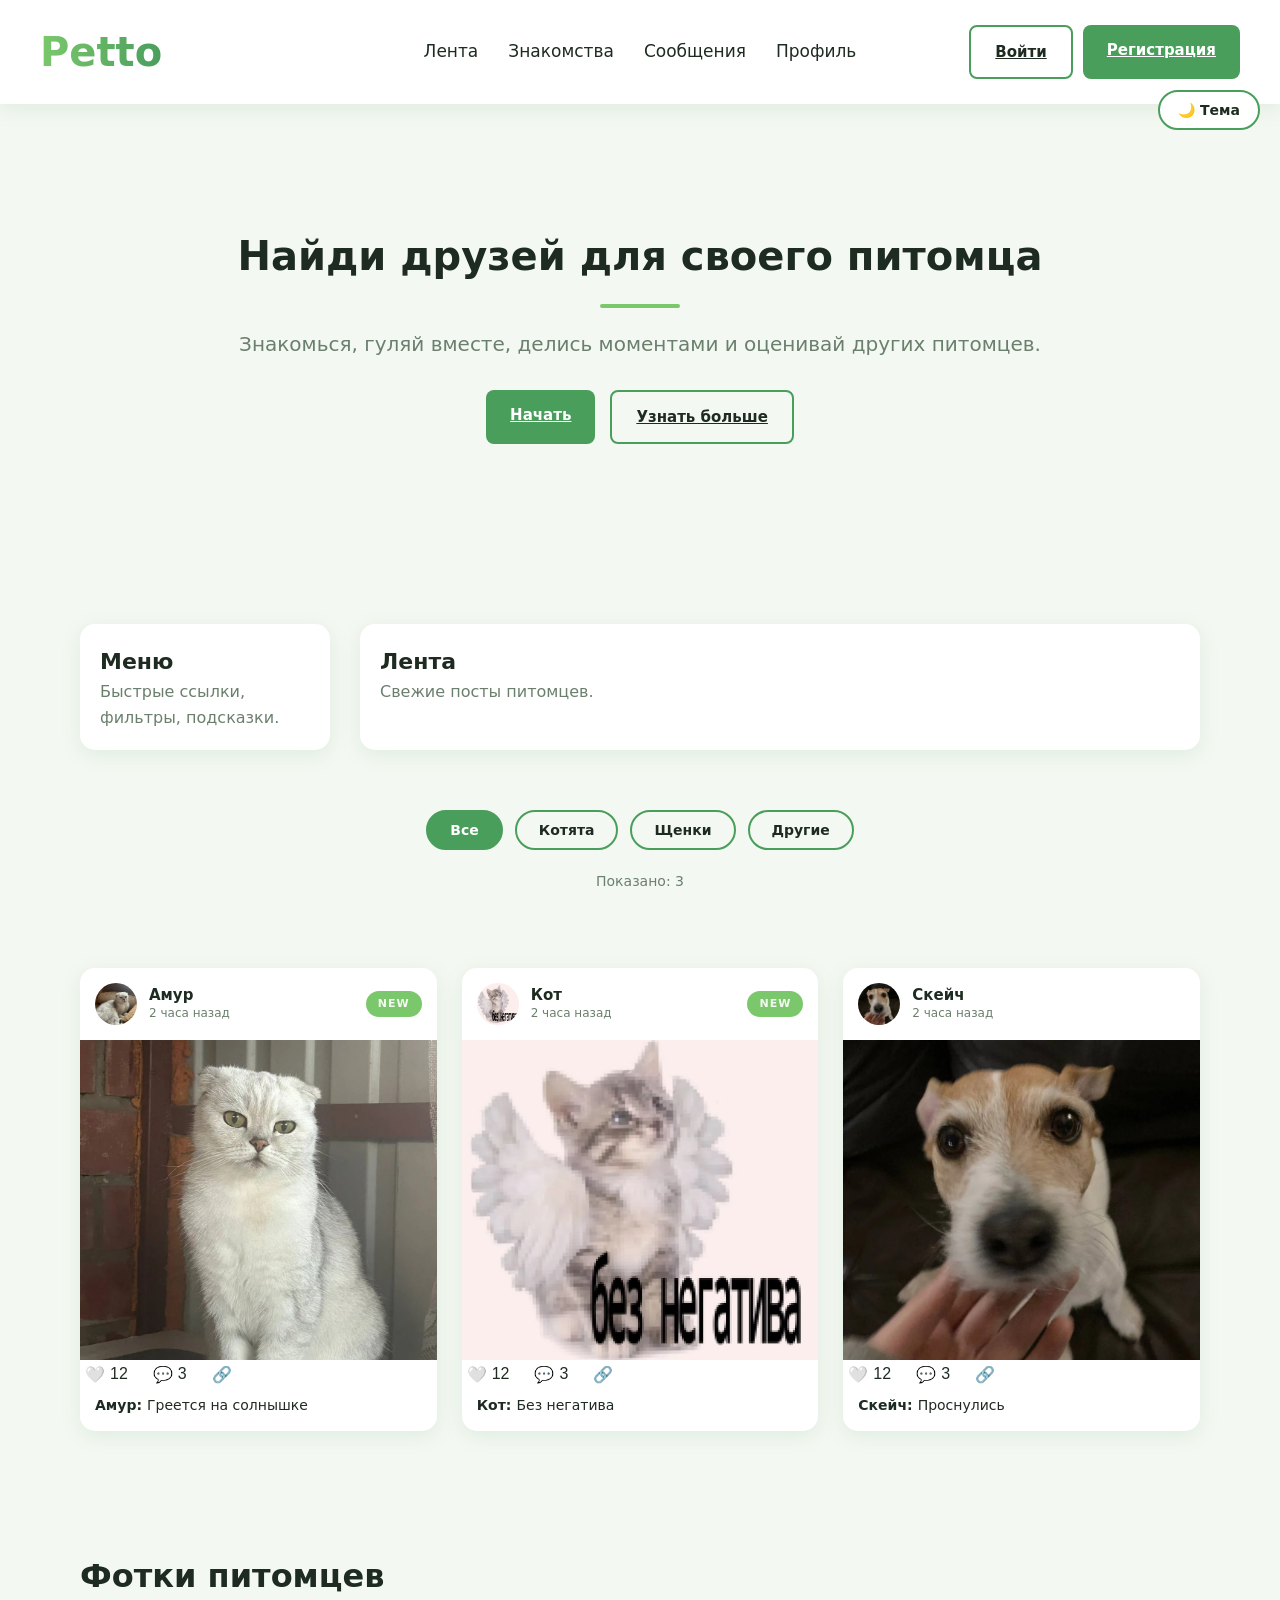
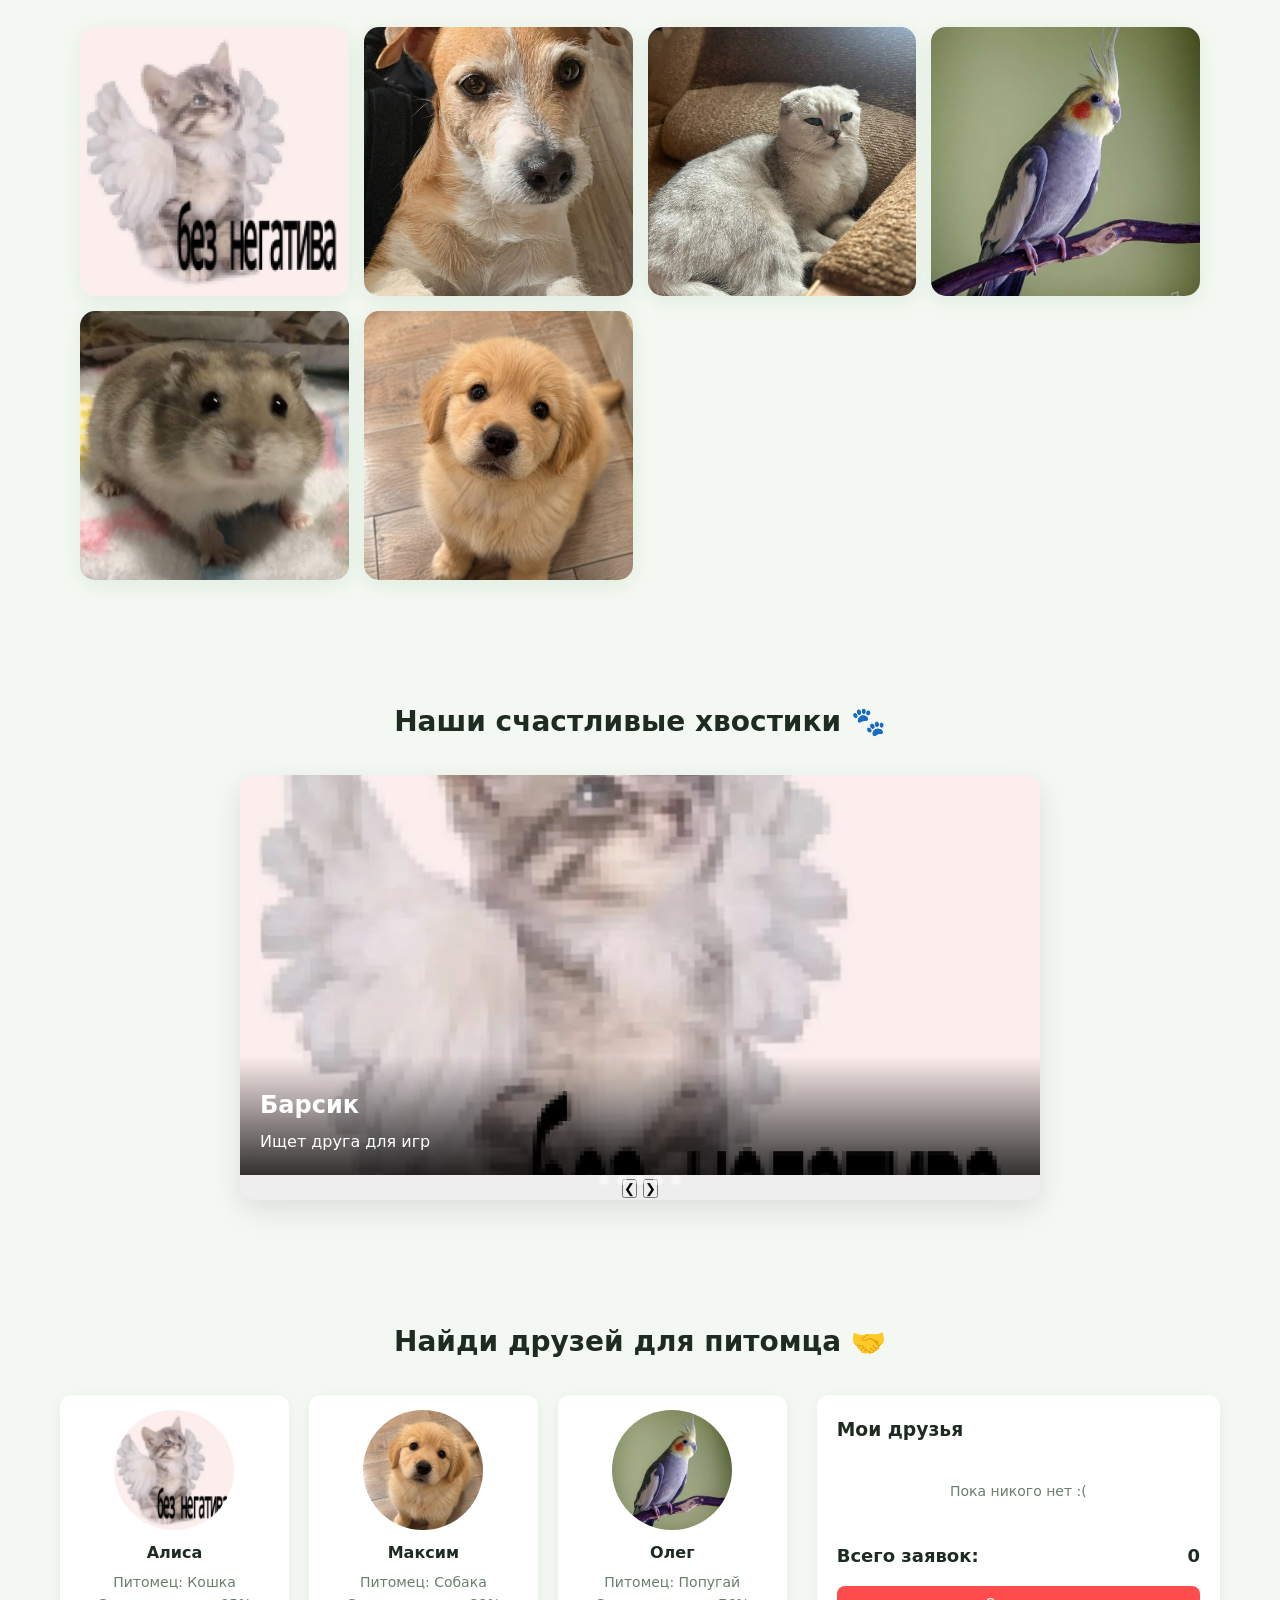
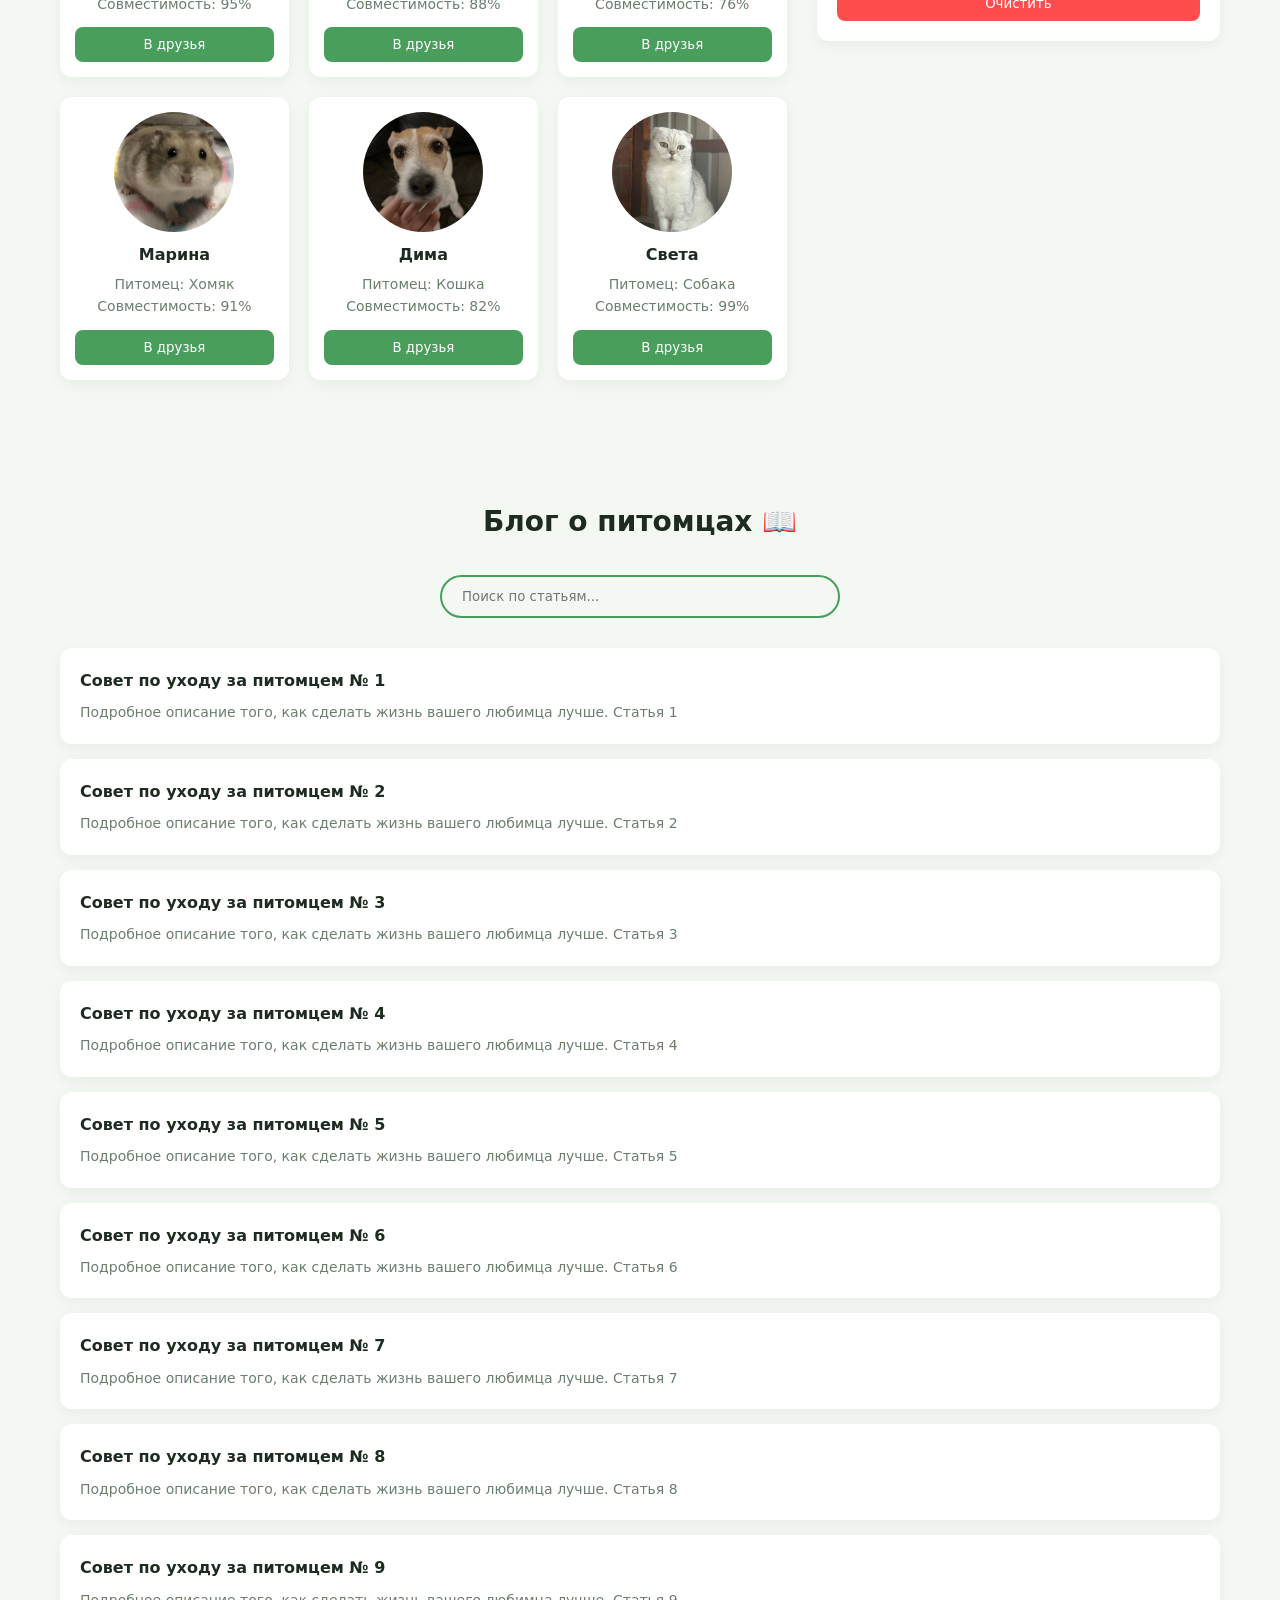
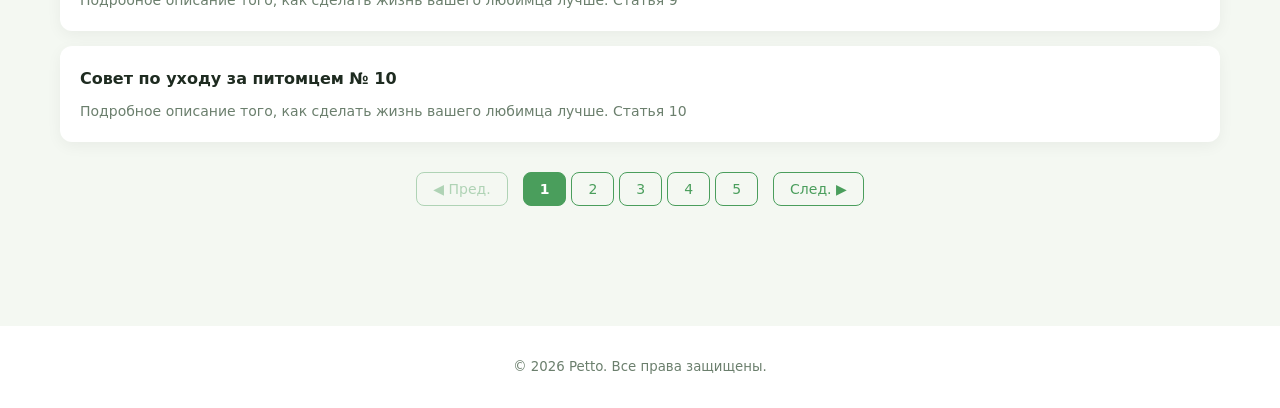
<file: index.html>
<!DOCTYPE html>
<html lang="ru">
  <head>
    <meta charset="UTF-8">
    <meta name="viewport" content="width=device-width, initial-scale=1.0">
    <title>Petto - знакомства для питомцев</title>
    <link rel="stylesheet" href="style.css">
    <link rel="icon" href="icon.png" type="image/svg+xml">
  </head>
  <body>

<button class="theme-toggle" id="themeBtn" aria-label="Переключить тему"> 🌙 Тема</button>

  <header class="nav">

    <a href="#hero" class="logo grad">Petto</a>

    <nav class="menu">
      <ul>
        <li><a href="auth.html">Лента</a></li>
        <li><a href="auth.html">Знакомства</a></li>
        <li><a href="auth.html">Сообщения</a></li>
        <li><a href="auth.html">Профиль</a></li>
      </ul>
    </nav>
    <menu class="header-btn">
      <a href="login.html" class="btn btn-ghost">Войти</a>
      <a href="auth.html" class="btn">Регистрация</a>
    </menu>
 
   
  </header>
<button class="burger" id="burgerBtn" aria-label="Открыть меню">
      <span></span>
      <span></span>
      <span></span>
    </button>
   
   <nav class="mobile-nav" id="mobileNav">
    <a href="#feed">Лента</a>
    <a href="#swipe">Знакомства</a>
    <a href="#messages">Сообщения</a>
    <a href="#profile">Профиль</a>
    <a href="login.html" class="mobile-btn">Войти</a>
    <a href="auth.html" class="mobile-btn">Регистрация</a>
</nav>

  <main>

    <section id="hero" class="hero">
      <h1>Найди друзей для своего питомца</h1>
      <p>Знакомься, гуляй вместе, делись моментами и оценивай других питомцев.</p>
      <menu class="hero-actions">
        <a href="auth.html" class="btn">Начать</a>
        <a href="#projects" class="btn btn-ghost">Узнать больше</a>
      </menu>
    </section>

    <section class="layout">
      <aside class="sidebar">
        <h3>Меню</h3>
        <p>Быстрые ссылки, фильтры, подсказки.</p>
      </aside>
      <section class="content">
        <h2>Лента</h2>
        <p>Свежие посты питомцев.</p>
      </section>
    </section>
<menu class="filters">
    <button class="filter-btn active" data-filter="all">Все</button>
    <button class="filter-btn" data-filter="cats">Котята</button>
    <button class="filter-btn" data-filter="dogs">Щенки</button>
    <button class="filter-btn" data-filter="outhers">Другие</button>
       </menu>
       <p class="filter-count">Показано: <span id="filterCount">6</span></p>
    <section id="feed" class="cards-section">
      <article class="card post" data-category="cats">
        <header class="post-header">
          <img src="img/amyr2.png" alt="аватар" class="avatar">
          <p>
            <strong>Амур</strong>
            <time class="muted">2 часа назад</time>
          </p>
          <span class="badge">NEW</span>
        </header>
        
        <figure class="post-image">
          <img src="img/amyr1.png" alt="Амур греется на солнышке">
        </figure>

        <menu class="post-actions">
          <button class="like-btn" type="button" aria-label="Лайк">
            <span class="like-icon">🤍</span>
            <span class="like-count">12</span>
          </button>
          <button class="comment-toggle" type="button">
            💬 <span>3</span>
          </button>
          <button class="share-btn" type="button" aria-label="Поделиться">🔗</button>
        </menu>

        <section class="post-caption">
          <p><strong>Амур:</strong>Греется на солнышке</p>
        </section>
      </article>

      <article class="card post" data-category="cats">
        <header class="post-header">
          <img src="img/cat1.png" alt="аватар" class="avatar">
          <p>
            <strong>Кот</strong>
            <time class="muted">2 часа назад</time>
          </p>
          <span class="badge">NEW</span>
        </header>
        
        <figure class="post-image">
          <img src="img/cat1.png" alt="Кот без негатива">
        </figure>

        <menu class="post-actions">
          <button class="like-btn" type="button" aria-label="Лайк">
            <span class="like-icon">🤍</span>
            <span class="like-count">12</span>
          </button>
          <button class="comment-toggle" type="button">
            💬 <span>3</span>
          </button>
          <button class="share-btn" type="button" aria-label="Поделиться">🔗</button>
        </menu>

        <section class="post-caption">
          <p><strong>Кот:</strong>Без негатива</p>
        </section>
      </article>

      <article class="card post" data-category="dogs">
        <header class="post-header">
          <img src="img/shesh.png" alt="аватар" class="avatar">
          <p>
            <strong>Скейч</strong>
            <time class="muted">2 часа назад</time>
          </p>
        </header>
        
        <figure class="post-image">
          <img src="img/shesh.png" alt="Скейч просыпается">
        </figure>

        <menu class="post-actions">
          <button class="like-btn" type="button" aria-label="Лайк">
            <span class="like-icon">🤍</span>
            <span class="like-count">12</span>
          </button>
          <button class="comment-toggle" type="button">
            💬 <span>3</span>
          </button>
          <button class="share-btn" type="button" aria-label="Поделиться">🔗</button>
        </menu>

        <section class="post-caption">
          <p><strong>Скейч:</strong>Проснулись</p>
        </section>
      </article>
    </section>

    <section id="projects" class="projects">
      <h2>Фотки питомцев</h2>
       <section class="projects-grid">

        <article class="project">
          <img src="img/cat1.png" alt="Кот">
        </article>

        <article class="project">
          <img src="img/skesh2.png" alt="Собака">
        </article>

        <article class="project">
          <img src="img/amyr2.png" alt="Котёнок">
        </article>

        <article class="project">
          <img src="img/parrot.png" alt="Попугай">
        </article>

        <article class="project">
          <img src="img/hamster.png" alt="Хомяк">
        </article>

        <article class="project">
          <img src="img/puppy.png" alt="Щенок">
        </article>
      </section>
    </section>

    <section class="slider-section">
      <h2>Наши счастливые хвостики 🐾</h2>
      <div class="slider" id="sliderContainer">
        <div class="slider_track" id="sliderTrack"></div>
        <button class="slider-btn slider_prev" id="btnPrev">❮</button>
        <button class="slider-btn slider_next" id="btnNext">❯</button>
        <div class="slider_dots" id="sliderDots"></div>
      </div>
    </section>

    <section class="friends-section">
      <h2>Найди друзей для питомца 🤝</h2>
      <div class="friends-layout">
        <div class="friends-catalog" id="friendsCatalog">
        </div>
        <div class="friends-cart">
          <h3>Мои друзья</h3>
          <div id="friendsCartList">
            <p class="friends-cart-empty">Пока никого нет :(</p>
          </div>
          <div class="friends-cart-total">
            <span>Всего заявок:</span>
            <span id="friendsCartTotal">0</span>
          </div>
          <button class="friends-btn-clear" id="btnClearCart">Очистить</button>
        </div>
      </div>
    </section>

    <section class="blog-section">
      <h2>Блог о питомцах 📖</h2>
      <input type="text" id="blogSearchInput" class="blog-search" placeholder="Поиск по статьям...">
      <div class="blog-list" id="blogList"></div>
      <div class="pagination">
        <button id="btnPrevPage" class="pagination-btn">◀ Пред.</button>
        <div class="pagination-numbers" id="paginationNumbers"></div>
        <button id="btnNextPage" class="pagination-btn">След. ▶</button>
      </div>
    </section>
  </main>

  <footer class="footer">
    <small>© 2026 Petto. Все права защищены.</small>
  </footer>

 

<button class="scroll-top" id="scrollTopBtn" aria-label="Наверх">
  ↑
</button>
<script src="script.js"></script>
  </body>
</html>
</file>
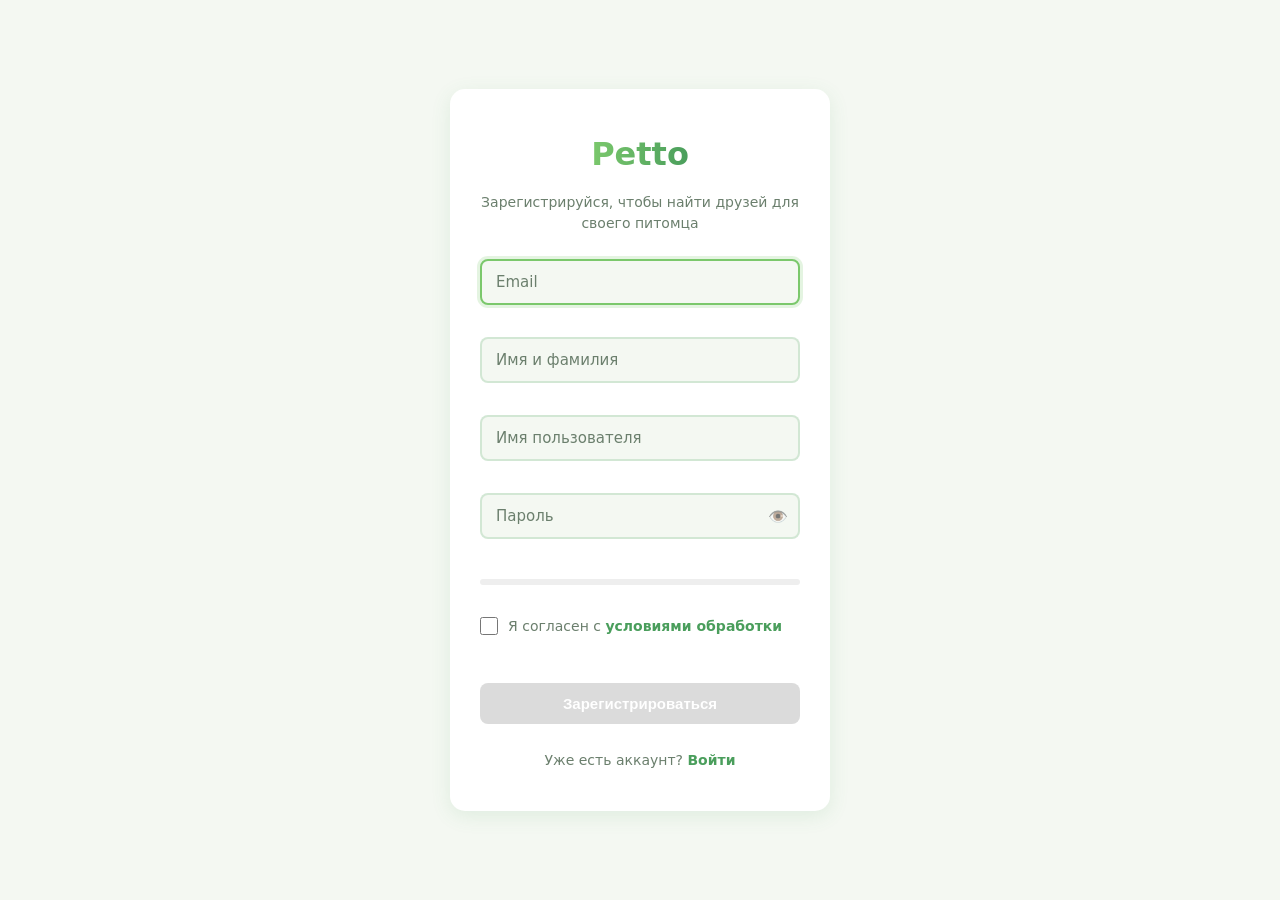
<file: auth.html>
<!DOCTYPE html>
<html lang="ru">
<head>
  <meta charset="UTF-8">
  <meta name="viewport" content="width=device-width, initial-scale=1.0">
  <title>Регистрация — Petto</title>
  <link rel="icon" href="icon.png" type="image/png">
  <link rel="stylesheet" href="auth.css">
</head>
<body>
  <div class="auth-page">
    <main class="auth-box">
      <a href="index.html" class="logo grad auth-logo">Petto</a>
      <p class="auth-subtitle">Зарегистрируйся, чтобы найти друзей для своего питомца</p>

      <form class="auth-form" action="#" method="post" id="registerForm" novalidate>
        <input id="email" type="email" name="email" placeholder="Email" autocomplete="email">
        <small class="error" id="emailError"></small>

        <input id="name" type="text" name="name" placeholder="Имя и фамилия" autocomplete="name">
        <small class="error" id="nameError"></small>

        <input id="username" type="text" name="username" placeholder="Имя пользователя" autocomplete="username">
        <small class="error" id="usernameError"></small>

        <div class="password-wrap">
          <input id="password" type="password" name="password" placeholder="Пароль" autocomplete="new-password">
          <button type="button" class="toggle-password" id="togglePassword" aria-label="Показать пароль">👁️</button>
        </div>
        <small class="error" id="passwordError"></small>

        <div class="strength-bar">
          <div class="strength-fill" id="strengthFill"></div>
        </div>
        <p class="strength-text" id="strengthText">Введите пароль</p>

  <div class="form-group checkbox-group">
    <label class="checkbox-label">
      <input type="checkbox" id="terms">
      <span>Я согласен с <a href="#">условиями обработки</a></span>
    </label>
     <small class="error" id="termsError"></small>
  </div>

        <button type="submit" class="btn" id="submitBtn" disabled>
          <span class="btn-text">Зарегистрироваться</span>
          <span class="btn-spinner"></span>
        </button>
      </form>

      <p class="auth-bottom">
        Уже есть аккаунт? <a href="login.html">Войти</a>
      </p>
    </main>
  </div>

  <div class="modal-overlay" id="successModal">
    <div class="modal">
        <div class="modal-icon">✅</div>
        <h2>Регистрация успешна!</h2>
        <p>Добро пожаловать на наш сайт.</p>
        <button class="modal-btn" id="modalClose">Продолжить</button>
    </div>
</div>

  <script src="register.js" defer></script>
</body>
</html>
</file>
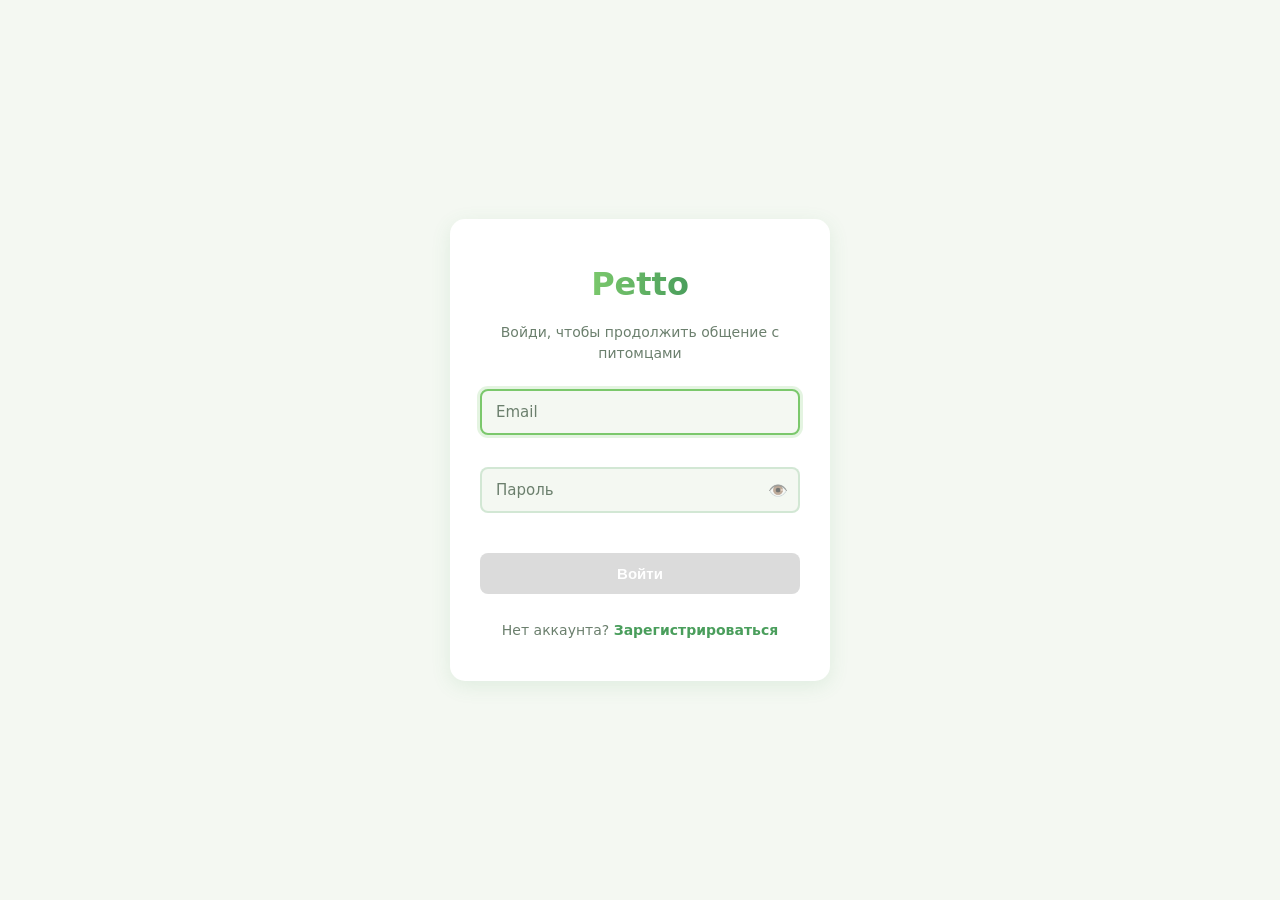
<file: login.html>
<!DOCTYPE html>
<html lang="ru">
<head>
  <meta charset="UTF-8">
  <meta name="viewport" content="width=device-width, initial-scale=1.0">
  <title>Вход — Petto</title>
  <link rel="icon" href="icon.png" type="image/png">
  <link rel="stylesheet" href="auth.css">
</head>
<body>
  <div class="auth-page">
    <main class="auth-box">
      <a href="index.html" class="logo grad auth-logo">Petto</a>
      <p class="auth-subtitle">Войди, чтобы продолжить общение с питомцами</p>

      <form class="auth-form" action="#" method="post" id="loginForm" novalidate>
        <input id="email" type="email" name="email" placeholder="Email" autocomplete="email">
        <small class="error" id="emailError"></small>

        <div class="password-wrap">
          <input id="password" type="password" name="password" placeholder="Пароль" autocomplete="current-password">
          <button type="button" class="toggle-password" id="togglePassword" aria-label="Показать пароль">👁️</button>
        </div>
        <small class="error" id="passwordError"></small>

        <button type="submit" class="btn" id="submitBtn" disabled>
          <span class="btn-text">Войти</span>
          <span class="btn-spinner"></span>
          </button>
      </form>
  
      <p class="auth-bottom">
        Нет аккаунта? <a href="auth.html">Зарегистрироваться</a>
      </p>
    </main>
  </div>

  <div class="modal-overlay" id="successModal">
    <div class="modal">
        <div class="modal-icon">✅</div>
        <h2>Вход выполнен!</h2>
        <p>Добро пожаловать на наш сайт.</p>
        <button class="modal-btn" id="modalClose">Продолжить</button>
    </div>
</div>

  <script src="login.js" defer></script>
</body>
</html>
</file>
<file: style.css>
/*ПЕРЕМЕННЫЕ И БАЗОВЫЕ СТИЛИ*/

:root {
    --bg: #f4f8f2;
    --card-bg: #ffffff;
    --neon: #7bc86c;
    --accent: #4a9e5c;
    --text: #1e2b20;
    --text-muted: #6b7f6d;
    --radius: 15px;
    --shadow: 0 5px 20px rgba(74, 158, 92, 0.12);
    --shadow-hover: 0 15px 40px rgba(74, 158, 92, 0.25);
    --transition: 0.3s ease;
    --primary: #667eea;
}

/* Тёмная тема */
body.dark {
    --bg: #0f1a12;
    --card-bg: #1a2a1e;
    --neon: #a3e08d;
    --accent: #6bc47a;
    --text: #eaf5e5;
    --text-muted: #8fa891;
}

/* Сброс */
* {
    margin: 0;
    padding: 0;
    box-sizing: border-box;
}

body {
    font-family: system-ui, Arial, sans-serif;
    line-height: 1.6;
    color: var(--text);
    background: var(--bg);
    transition: background 0.3s, color 0.3s;
}

/*ШАПКА САЙТА*/

/*ШАПКА*/
.nav {
    display: grid;
    grid-template-columns: 1fr auto 1fr;
    align-items: center;
    padding: 20px 40px;
    background: var(--card-bg);
    box-shadow: var(--shadow);
    transition: background var(--transition);
    position: sticky;
    top: 0;
    z-index: 100;
}

.logo {
    font-size: 40px;
    font-weight: 800;
    text-decoration: none;
    justify-self: start;
}

.logo.grad {
    background: linear-gradient(90deg, var(--neon), var(--accent));
    -webkit-background-clip: text;
    background-clip: text;
    color: transparent;
}

.menu {
    justify-self: center;
}

.menu a {
    text-decoration: none;
    color: var(--text);
    font-weight: 500;
    transition: color var(--transition);
}

.menu ul {
    display: flex;
    gap: 30px;
    list-style: none;
    font-size: 17px;
}

.menu a:hover {
    color: var(--neon);
}

.header-btn {
    display: flex;
    gap: 10px;
    justify-self: end;
}

/*КНОПКИ*/

.btn {
    padding: 13px 24px;
    background: var(--accent);
    color: white;
    border: none;
    border-radius: 8px;
    font-size: 15px;
    font-weight: 600;
    cursor: pointer;
    transition: background var(--transition), transform 0.2s;
}

.btn:hover {
    background: var(--neon);
    transform: translateY(-1.5px);
}

.btn:active {
    transform: scale(0.95);
}

.btn-ghost {
    background: transparent;
    border: 2px solid var(--accent);
    color: var(--text);
}

/*КАРТОЧКИ*/

.cards-section {
    display: grid;
    grid-template-columns: repeat(auto-fill, minmax(280px, 1fr));
    gap: 25px;
    padding: 60px 40px;
    max-width: 1200px;
    margin: 0 auto;
}

.card {
    position: relative;
    background: var(--card-bg);
    border-radius: var(--radius);
    box-shadow: var(--shadow);
    transition: transform var(--transition), box-shadow var(--transition);
    overflow: hidden;
}

.card:hover {
    transform: translateY(-3px);
    box-shadow: var(--shadow-hover);
}

/*БЕЙДЖ*/

.badge {
    position: absolute;
    top: 15px;
    right: 15px;
    padding: 4px 12px;
    background: var(--neon);
    color: var(--bg);
    font-size: 11px;
    font-weight: 700;
    border-radius: 20px;
    letter-spacing: 1px;
    animation: pulse 2s infinite;
}

@keyframes pulse {
    0%, 100% { transform: scale(1); }
    50%      { transform: scale(1.1); }
}

/*САЙДБАР + КОНТЕНТ*/

.layout {
    display: grid;
    grid-template-columns: 250px 1fr;
    gap: 30px;
    padding: 60px 40px;
    max-width: 1200px;
    margin: 0 auto;
}

.sidebar {
    background: var(--card-bg);
    color: var(--text);
    padding: 20px;
    border-radius: var(--radius);
    box-shadow: var(--shadow);
    transition: background var(--transition), color var(--transition);
}

.sidebar h3 {
    font-size: 22px;
    color: var(--text);
}

.sidebar p {
    color: var(--text-muted);
}

.content {
    background: var(--card-bg);
    color: var(--text);
    padding: 20px;
    border-radius: var(--radius);
    box-shadow: var(--shadow);
}

.content h2 {
    font-size: 22px;
    color: var(--text);
}

.content p {
    color: var(--text-muted);
}

/*СЕКЦИЯ «ФОТКИ ПИТОМЦЕВ» (projects)*/

.projects {
    padding: 60px 40px;
    max-width: 1200px;
    margin: 0 auto;
}

.projects h2 {
    margin-bottom: 25px;
    font-size: clamp(22px, 3vw, 32px);
    color: var(--text);
}

.projects-grid {
    display: grid;
    grid-template-columns: repeat(auto-fill, minmax(230px, 1fr));
    gap: 15px;
}

.project {
    position: relative;
    aspect-ratio: 1 / 1;
    border-radius: var(--radius);
    overflow: hidden;
    background: var(--card-bg);
    box-shadow: var(--shadow);
    transition: transform var(--transition), box-shadow var(--transition);
}

.project img {
    width: 100%;
    height: 100%;
    object-fit: cover;
    display: block;
    transition: transform var(--transition);
}

.project:hover {
    transform: translateY(-5px);
    box-shadow: var(--shadow-hover);
}

.project:hover img {
    transform: scale(1.05);
}

/*HERO (главный экран)*/

.hero {
    padding: clamp(60px, 10vw, 120px) 40px;
    text-align: center;
    max-width: 900px;
    margin: 0 auto;
}

.hero h1 {
    font-size: clamp(26px, 5vw, 40px);
    margin-bottom: 20px;
    position: relative;
    padding-bottom: 20px;
}

.hero h1::after {
    content: "";
    position: absolute;
    bottom: 0;
    left: 50%;
    transform: translateX(-50%);
    width: 80px;
    height: 4px;
    background: var(--neon);
    border-radius: 2px;
}

.hero p {
    font-size: clamp(16px, 2vw, 20px);
    color: var(--text-muted);
    margin-bottom: 30px;
}

.hero-actions {
    display: flex;
    justify-content: center;
    gap: 15px;
}

/*КНОПКА «НАВЕРХ»*/

.scroll-top {
    position: fixed;
    bottom: 30px;
    right: 30px;
    width: 55px;
    height: 55px;
    background: var(--accent);
    color: white;
    border: none;
    border-radius: 50%;
    display: flex;
    justify-content: center;
    align-items: center;
    font-size: 24px;
    font-weight: bold;
    cursor: pointer;
    box-shadow: 0 5px 20px rgba(74, 158, 92, 0.4);
    z-index: 999;
    opacity: 0;
    visibility: hidden;
    transition: background var(--transition), transform var(--transition);
    font-family: inherit;
}

.scroll-top.visible {
    opacity: 1;
    visibility: visible;
}

.scroll-top:hover {
    background: var(--neon);
    filter: brightness(0.9);
    transform: translateY(-5px) scale(1.05);
}

.scroll-top:active {
    transform: scale(0.95);
}

/*КНОПКА «ТЕМА»*/

.theme-toggle {
    position: fixed;
    top: 90px;
    right: 20px;
    padding: 10px 18px;
    background: var(--card-bg);
    color: var(--text);
    border: 2px solid var(--accent);
    border-radius: 50px;
    cursor: pointer;
    font-weight: 600;
    font-size: 14px;
    z-index: 200;
    width: auto;
    max-width: 160px;
    height: auto;
    transition: background 0.3s, color 0.3s, transform 0.2s;
    font-family: inherit;
}

.theme-toggle:hover {
    background: var(--accent);
    color: white;
    transform: translateY(-1px);
}

.theme-toggle:active {
    transform: scale(0.95);
}

/*ПОДВАЛ*/

footer {
    display: flex;
    justify-content: center;
    align-items: center;
    padding: 30px;
    background: var(--card-bg);
    color: var(--text-muted);
    margin-top: 60px;
}

/*АДАПТИВ*/

/* Планшеты */
@media (max-width: 1024px) {
    .projects-grid {
        grid-template-columns: repeat(2, 1fr);
    }
}

/* Мобильные */
@media (max-width: 768px) {
    .nav {
        display: flex;
        justify-content: space-between;
        text-align: center;
        padding: 16px 20px;
    }

    .burger {
        display: flex !important;
    }

    .menu {
        display: none;
    }

    .header-btn {
        display: none;
    }

    .hero {
        padding: 40px 20px;
    }

    .hero-actions {
        flex-direction: column;
        align-items: center;
        gap: 10px;
    }

    .layout {
        grid-template-columns: 1fr;
        padding: 30px 20px;
    }

    .cards-section {
        grid-template-columns: 1fr;
        padding: 40px 20px;
    }

    .projects {
        padding: 40px 20px;
    }

    .projects-grid {
        grid-template-columns: 1fr;
    }

    .scroll-top {
        width: 45px;
        height: 45px;
        font-size: 20px;
        bottom: 20px;
        right: 20px;
    }

    .theme-toggle {
        top: 70px;
        bottom: auto;
        right: 16px;
        padding: 8px 14px;
        font-size: 13px;
        width: auto;
        max-width: 140px;
        z-index: 200;
    }
}

/* Маленькие телефоны */
@media (max-width: 400px) {
    .hero h1 {
        font-size: 22px;
    }

    .btn {
        padding: 10px 18px;
        font-size: 14px;
    }

    .logo {
        font-size: 20px;
    }
}

/* ПОСТЫ (лента)*/

.post {
    padding: 0;
    overflow: hidden;
    margin-top: -15px;
}

.post-header {
    display: flex;
    align-items: center;
    gap: 12px;
    padding: 15px;
    position: relative;
}

.avatar {
    width: 42px;
    height: 42px;
    border-radius: 50%;
    background: var(--neon);
    object-fit: cover;
}

.post-header p {
    display: flex;
    flex-direction: column;
    line-height: 1.3;
    margin: 0;
}

.post-header strong {
    font-size: 15px;
    color: var(--text);
}

.post-header time {
    font-size: 12px;
    color: var(--text-muted);
}

.post .badge {
    position: static;
    margin-left: auto;
}

.post-image {
    margin: 0;
    background: rgba(0, 0, 0, 0.05);
}

.post-image img {
    width: 100%;
    height: 320px;
    object-fit: cover;
    display: block;
}

.post-actions {
    display: flex;
    flex-direction: row;
    gap: 15px;
}

.like-btn,
.comment-toggle,
.share-btn {
    background: transparent;
    border: none;
    color: var(--text);
    font-size: 16px;
    cursor: pointer;
    display: flex;
    align-items: center;
    gap: 5px;
    padding: 5px;
    border-radius: 6px;
    transition: background var(--transition);
}

.like-btn:hover,
.comment-toggle:hover,
.share-btn:hover {
    background: rgba(123, 200, 108, 0.15);
}

.like-btn.is-liked {
    color: #e63946;
}

.like-btn.is-liked .like-icon {
    animation: pop 0.3s ease;
}

@keyframes pop {
    0%   { transform: scale(1); }
    50%  { transform: scale(1.4); }
    100% { transform: scale(1); }
}

.post-caption {
    padding: 5px 15px 15px;
    font-size: 14px;
}

.post-caption p {
    color: var(--text);
    margin: 0;
}

.post-caption strong {
    margin-right: 5px;
}

/*ФИЛЬТРЫ*/

.filters {
    display: flex;
    justify-content: center;
    flex-wrap: wrap;
    gap: 12px;
    margin-bottom: 20px;
    padding: 0 20px;
}

.filter-btn {
    padding: 10px 22px;
    background: transparent;
    color: var(--text);
    border: 2px solid var(--accent);
    border-radius: 50px;
    font-size: 14px;
    font-weight: 600;
    cursor: pointer;
    transition: background 0.3s, color 0.3s, transform 0.2s;
    font-family: inherit;
}

.filter-btn:hover {
    background: var(--accent);
    color: white;
    transform: translateY(-2px);
}

.filter-btn.active {
    background: var(--accent);
    color: white;
}

.card.hidden {
    display: none;
}

.filter-count {
    text-align: center;
    color: var(--text-muted);
    margin-bottom: 30px;
    font-size: 14px;
}

/*БУРГЕР-МЕНЮ*/

/* Кнопка-бургер */
.burger {
    display: none;
    position: fixed;
    flex-direction: column;
    justify-content: space-between;
    width: 30px;
    height: 24px;
    right: 20px;
    top: 30px;
    background: none;
    border: none;
    cursor: pointer;
    padding: 0;
    z-index: 1001;
}

.burger span {
    display: block;
    width: 100%;
    height: 3px;
    background: var(--text, #333);
    border-radius: 3px;
    transition: transform 0.3s, opacity 0.3s;
}

/* Анимация бургера в крестик */
.burger.active span:nth-child(1) {
    transform: translateY(10px) rotate(45deg);
}
.burger.active span:nth-child(2) {
    opacity: 0;
}
.burger.active span:nth-child(3) {
    transform: translateY(-10px) rotate(-45deg);
}

/* Мобильное меню */
.mobile-nav {
    position: fixed;
    top: 0;
    right: -100%;
    width: 80%;
    max-width: 320px;
    height: 100vh;
    background: var(--card-bg, #ffffff);
    display: flex;
    flex-direction: column;
    justify-content: center;
    align-items: center;
    gap: 30px;
    padding: 40px;
    box-shadow: -10px 0 30px rgba(0, 0, 0, 0.1);
    transition: right 0.4s ease;
    z-index: 1000;
}

.mobile-nav.open {
    right: 0;
}

.mobile-nav a {
    font-size: 20px;
    font-weight: 600;
    color: var(--text, #333);
    text-decoration: none;
    transition: color 0.3s, transform 0.3s;
}

.mobile-nav a:hover {
    color: var(--accent);
    transform: translateX(5px);
}

.mobile-btn {
    margin-top: 20px;
    padding: 14px 32px;
    background: var(--accent);
    color: white !important;
    border-radius: 50px;
}

.mobile-btn:hover {
    filter: brightness(0.9);
}


@media (min-width: 769px) {
    .mobile-nav {
        display: none;
    }
}

/*слайдер*/
.slider-section {
    padding: 60px 20px;
    max-width: 1200px;
    margin: 0 auto;
    text-align: center;
}
.slider-section h2 {
    margin-bottom: 30px;
    font-size: 28px;
    color: var(--text);
}
.slider {
    position: relative;
    max-width: 800px;
    margin: 0 auto;
    overflow: hidden;
    border-radius: 15px;
    box-shadow: 0 10px 30px rgba(0, 0, 0, 0.1);
    background: #eee;
}
.slider_track {
    display: flex;
    transition: transform 0.4s ease-in-out;
    width: 100%;
}
.slide {
    min-width: 100%;
    flex-shrink: 0;
    position: relative;
}
.slide img {
    width: 100%;
    height: 400px;
    object-fit: cover;
    display: block;
}
.slide-content {
    position: absolute;
    bottom: 0;
    left: 0;
    right: 0;
    background: linear-gradient(transparent, rgba(0, 0, 0, 0.8));
    color: white;
    padding: 30px 20px 20px;
    text-align: left;
}
.slide-content h3 {
    margin-bottom: 5px;
    font-size: 24px;
}
.slider_btn {
    position: absolute;
    top: 50%;
    transform: translateY(-50%);
    background: rgba(255, 255, 255, 0.8);
    border: none;
    width: 40px;
    height: 40px;
    border-radius: 50%;
    font-size: 18px;
    cursor: pointer;
    z-index: 2;
    transition: background 0.3s;
}
.slider_btn:hover {
    background: #fff;
}
.slider_prev {
    left: 10px;
}
.slider_next {
    right: 10px;
}
.slider_dots {
    position: absolute;
    bottom: 15px;
    left: 50%;
    transform: translateX(-50%);
    display: flex;
    gap: 8px;
    z-index: 2;
}
.slider-dot {
    width: 10px;
    height: 10px;
    border-radius: 50%;
    background: rgba(255, 255, 255, 0.5);
    cursor: pointer;
    transition: transform 0.2s, background 0.2s;
}
.slider-dot:active {
    background: #fff;
    transform: scale(1.2);
}

/*Друзья*/
.friends-section {
    padding: 60px 20px;
    max-width: 1200px;
    margin: 0 auto;
    text-align: center;
}

.friends-section h2 {
    margin-bottom: 30px;
    font-size: 28px;
    color: var(--text);
}

.friends-layout {
    display: flex;
    gap: 30px;
    text-align: left;
    flex-wrap: wrap;
    align-items: flex-start;
}
.friends-catalog {
    flex: 2;
    min-width: 0;
    display: grid;
    grid-template-columns: repeat(auto-fill, minmax(200px, 1fr));
    gap: 20px;
}

.friend-card {
    background: var(--card-bg);
    border-radius: 12px;
    padding: 15px;
    text-align: center;
    box-shadow: 0 4px 15px rgba(0, 0, 0, 0.05);
    transition: transform var(--transition);
}

.friend-card:hover {
    transform: translateY(-3px);
}
.friend-card img {
    width: 100%;
    max-width: 120px;
    aspect-ratio: 1 / 1;
    object-fit: cover;
    border-radius: 50%;
    margin: 0 auto 10px;
    display: block;
}

.friend-card h4 {
    margin-bottom: 5px;
    color: var(--text);
}

.friend-card p {
    font-size: 14px;
    color: var(--text-muted);
    margin-bottom: 12px;
}
.friends-btn-add {
    width: 100%;
    padding: 10px;
    background: var(--accent);
    color: white;
    border: none;
    border-radius: 8px;
    cursor: pointer;
    font-family: inherit;
    transition: background 0.3s;
}

.friends-btn-add:hover {
    background: var(--neon);
}

.friends-btn-add:disabled {
    background: #ccc;
    cursor: not-allowed;
}
.friends-cart {
    flex: 1;
    min-width: 260px;
    background: var(--card-bg);
    padding: 20px;
    border-radius: 12px;
    box-shadow: 0 4px 15px rgba(0, 0, 0, 0.05);
    height: fit-content;
}

.friends-cart h3 {
    margin-bottom: 15px;
    color: var(--text);
}

.friends-cart-empty {
    text-align: center;
    color: var(--text-muted);
    font-size: 14px;
    padding: 20px 0;
}
.friends-cart-item {
    display: flex;
    justify-content: space-between;
    align-items: center;
    border-bottom: 1px solid rgba(0, 0, 0, 0.1);
    padding: 10px 0;
}

.friends-cart-item-info {
    display: flex;
    flex-direction: column;
}

.friends-cart-item-info strong {
    color: var(--text);
}

.friends-cart-item-info small {
    color: var(--text-muted);
}
.friends-cart-item-controls {
    display: flex;
    align-items: center;
    gap: 8px;
}

.friends-cart-item-controls button {
    width: 26px;
    height: 26px;
    border-radius: 50%;
    border: 1px solid var(--accent);
    background: transparent;
    color: var(--accent);
    cursor: pointer;
    font-family: inherit;
    transition: background 0.2s, color 0.2s;
}
.friends-cart-item-controls button:hover {
    background: var(--accent);
    color: white;
}

.friends-cart-total {
    display: flex;
    justify-content: space-between;
    font-weight: bold;
    margin-top: 20px;
    font-size: 18px;
    color: var(--text);
}

.friends-btn-clear {
    width: 100%;
    margin-top: 15px;
    padding: 10px;
    background: #ff4d4d;
    color: white;
    border: none;
    border-radius: 8px;
    cursor: pointer;
    font-family: inherit;
    transition: filter 0.2s;
}

.friends-btn-clear:hover {
    filter: brightness(0.9);
}

/*пагитация*/
.blog-section {
    padding: 60px 20px;
    max-width: 1200px;
    margin: 0 auto;
    text-align: center;
}

.blog-section h2 {
    margin-bottom: 30px;
    font-size: 28px;
    color: var(--text);
}

.blog-search {
    width: 100%;
    max-width: 400px;
    padding: 12px 20px;
    border: 2px solid var(--accent);
    border-radius: 30px;
    margin-bottom: 30px;
    outline: none;
    font-family: inherit;
    background: var(--bg);
    color: var(--text);
}
.blog-list {
    display: flex;
    flex-direction: column;
    gap: 15px;
    text-align: left;
    margin-bottom: 30px;
}

.blog-item {
    background: var(--card-bg);
    padding: 20px;
    border-radius: 12px;
    box-shadow: 0 4px 15px rgba(0, 0, 0, 0.05);
}

.blog-item h4 {
    margin-bottom: 8px;
    color: var(--text);
}

.blog-item p {
    color: var(--text-muted);
    font-size: 14px;
}
.pagination {
    display: flex;
    justify-content: center;
    align-items: center;
    gap: 15px;
    flex-wrap: wrap;
}

.pagination-numbers {
    display: flex;
    gap: 5px;
    flex-wrap: wrap;
}
.pagination-btn,
.pagination-num {
    padding: 8px 16px;
    border: 1px solid var(--accent);
    background: transparent;
    color: var(--accent);
    border-radius: 8px;
    cursor: pointer;
    font-family: inherit;
    font-size: 14px;
    transition: background 0.2s, color 0.2s;
}

.pagination-btn:hover:not(:disabled),
.pagination-num:hover {
    background: var(--accent);
    color: white;
}

.pagination-num.active {
    background: var(--accent);
    color: white;
    font-weight: 700;
}
.pagination-btn:disabled {
    opacity: 0.4;
    cursor: not-allowed;
}
</file>
<file: auth.css>
/* ==========================================
   1. ПЕРЕМЕННЫЕ И БАЗОВЫЕ НАСТРОЙКИ
   ========================================== */
:root {
  --bg: #f4f8f2;
  --card-bg: #ffffff;
  --neon: #7bc86c;
  --accent: #4a9e5c;
  --text: #1e2b20;
  --text-muted: #6b7f6d;
  --radius: 15px;
  --shadow: 0 5px 20px rgba(74, 158, 92, 0.12);
  --transition: 0.3s ease;
}

body.dark {
  --bg: #0f1a12;
  --card-bg: #1a2a1e;
  --neon: #a3e08d;
  --accent: #6bc47a;
  --text: #eaf5e5;
  --text-muted: #8fa891;
}

* {
  margin: 0;
  padding: 0;
  box-sizing: border-box;
}

body {
  font-family: system-ui, Arial, sans-serif;
  line-height: 1.6;
  background: var(--bg);
  color: var(--text);
  transition: background var(--transition), color var(--transition);
}

/* ==========================================
   2. ОСНОВНОЙ БЛОК (КАРТОЧКА)
   ========================================== */
.auth-page {
  min-height: 100vh;
  display: flex;
  align-items: center;
  justify-content: center;
  padding: 40px 20px;
}

.auth-box {
  width: 100%;
  max-width: 380px;
  background: var(--card-bg);
  padding: 40px 30px;
  border-radius: var(--radius);
  box-shadow: var(--shadow);
  text-align: center;
}

.auth-logo {
  font-size: 32px;
  font-weight: 800;
  text-decoration: none;
  display: inline-block;
  margin-bottom: 12px;
}

.auth-logo.grad {
  background: linear-gradient(90deg, var(--neon), var(--accent));
  -webkit-background-clip: text;
  background-clip: text;
  color: transparent;
}

.auth-subtitle {
  color: var(--text-muted);
  font-size: 14px;
  line-height: 1.5;
  margin-bottom: 25px;
}

/* ==========================================
   3. ФОРМА И ПОЛЯ ВВОДА
   ========================================== */
.auth-form {
  display: flex;
  flex-direction: column;
  gap: 10px;
}

.auth-form input {
  padding: 12px 14px;
  border: 2px solid rgba(74, 158, 92, 0.2);
  border-radius: 8px;
  font-size: 15px;
  font-family: inherit;
  background: var(--bg);
  color: var(--text);
  transition: border-color var(--transition), box-shadow var(--transition);
}

.auth-form input::placeholder {
  color: var(--text-muted);
}

.auth-form input:focus {
  outline: none;
  border-color: var(--neon);
  box-shadow: 0 0 0 3px rgba(123, 200, 108, 0.2);
}

/* Состояния полей */
.auth-form input.error { border-color: #e74c3c; }
.auth-form input.success { border-color: #27ae60; }

.error {
  display: block;
  color: #e74c3c;
  font-size: 13px;
  text-align: left;
  min-height: 18px;
  margin-top: -6px;
}

/* ==========================================
   4. КНОПКА И СПИННЕР ЗАГРУЗКИ
   ========================================== */
.auth-form .btn {
  margin-top: 8px;
  width: 100%;
  padding: 12px;
  background: var(--accent);
  color: white;
  border: none;
  border-radius: 8px;
  font-size: 15px;
  font-weight: 600;
  cursor: pointer;
  display: flex;
  justify-content: center;
  align-items: center;
  transition: background var(--transition), transform 0.2s;
}

.auth-form .btn:hover:not(:disabled) {
  background: var(--neon);
  color: #0f1a12;
  transform: translateY(-1.5px);
}

.auth-form .btn:active:not(:disabled) {
  transform: scale(0.97);
}

.auth-form .btn:disabled {
  background: #ccc;
  cursor: not-allowed;
  opacity: 0.7;
}

/* Спиннер (крутилка) */
.btn-spinner {
  display: none;
  width: 20px;
  height: 20px;
  border: 3px solid rgba(255, 255, 255, 0.4);
  border-top-color: white;
  border-radius: 50%;
  animation: spin 0.8s linear infinite;
}

@keyframes spin {
  to { transform: rotate(360deg); }
}

/* Состояние загрузки кнопки */
.auth-form .btn.loading {
  position: relative;
  color: transparent !important;
}

.auth-form .btn.loading .btn-text {
  display: none !important;
}

.auth-form .btn.loading .btn-spinner {
  display: block !important;
  position: absolute !important;
  top: 50%;
  left: 50%;
  margin-top: -10px;
  margin-left: -10px;
}

/* ==========================================
   5. ПАРОЛЬ (ГЛАЗ) И ШКАЛА НАДЕЖНОСТИ
   ========================================== */
.password-wrap {
  position: relative;
  display: flex;
}

.password-wrap input {
  width: 100%;
  padding-right: 44px;
}

.toggle-password {
  position: absolute;
  right: 8px;
  top: 50%;
  transform: translateY(-50%);
  background: transparent;
  border: none;
  cursor: pointer;
  font-size: 16px;
  opacity: 0.6;
  padding: 4px;
}

.toggle-password:hover { opacity: 1; }

.strength-bar {
  height: 6px;
  background: #eee;
  border-radius: 3px;
  overflow: hidden;
  margin-top: 8px;
}

.strength-fill {
  height: 100%;
  width: 0;
  transition: width 0.3s, background 0.3s;
}

.strength-text {
  font-size: 13px;
  margin-top: 5px;
  color: #999;
  text-align: left;
}

/* ==========================================
   6. ЧЕКБОКС (СОГЛАСИЕ)
   ========================================== */
.checkbox-group {
  margin-bottom: 15px;
  margin-top: 5px;
}

.checkbox-label {
  display: flex;
  align-items: center;
  gap: 10px;
  cursor: pointer;
  font-weight: normal;
  font-size: 14px;
  color: var(--text-muted);
}

.checkbox-label input {
  width: 18px;
  height: 18px;
  margin: 0;
  cursor: pointer;
  accent-color: var(--accent);
}

.checkbox-label a {
  color: var(--accent);
  text-decoration: none;
  font-weight: 600;
}

.checkbox-label a:hover {
  text-decoration: underline;
}

/* ==========================================
   7. ССЫЛКИ ВНИЗУ (ВОЙТИ/ЗАРЕГИСТРИРОВАТЬСЯ)
   ========================================== */
.auth-bottom {
  margin-top: 25px;
  font-size: 14px;
  color: var(--text-muted);
}

.auth-bottom a {
  color: var(--accent);
  text-decoration: none;
  font-weight: 600;
  transition: color var(--transition);
}

.auth-bottom a:hover {
  color: var(--neon);
}

/* ==========================================
   8. МОДАЛЬНОЕ ОКНО (УСПЕХ)
   ========================================== */
.modal-overlay {
  position: fixed;
  top: 0;
  left: 0;
  width: 100%;
  height: 100%;
  background: rgba(0, 0, 0, 0.5);
  display: flex;
  justify-content: center;
  align-items: center;
  z-index: 1000;
  opacity: 0;
  visibility: hidden;
  transition: opacity 0.3s, visibility 0.3s;
  pointer-events: none;
}

.modal-overlay.active {
  opacity: 1;
  visibility: visible;
  pointer-events: auto;
}

.modal {
  background: var(--card-bg);
  color: var(--text);
  padding: 40px;
  border-radius: 20px;
  text-align: center;
  max-width: 400px;
  width: 90%;
  transform: scale(0.8);
  transition: transform 0.3s;
  box-shadow: 0 10px 30px rgba(0,0,0,0.2);
}

.modal-overlay.active .modal {
  transform: scale(1);
}

.modal-icon {
  font-size: 60px;
  margin-bottom: 15px;
}

.modal h2 {
  margin-bottom: 10px;
  color: var(--text);
}

.modal p {
  color: var(--text-muted);
  margin-bottom: 25px;
}

.modal-btn {
  padding: 12px 30px;
  background: var(--accent);
  color: white;
  border: none;
  border-radius: 8px;
  font-size: 16px;
  font-weight: 600;
  cursor: pointer;
  transition: background 0.3s;
}

.modal-btn:hover {
  background: var(--neon);
  color: #0f1a12;
}

/* ==========================================
   9. АДАПТИВ (ДЛЯ ТЕЛЕФОНОВ)
   ========================================== */
@media (max-width: 480px) {
  .auth-box {
    padding: 30px 20px;
  }

  .auth-logo {
    font-size: 26px;
  }
}
</file>
